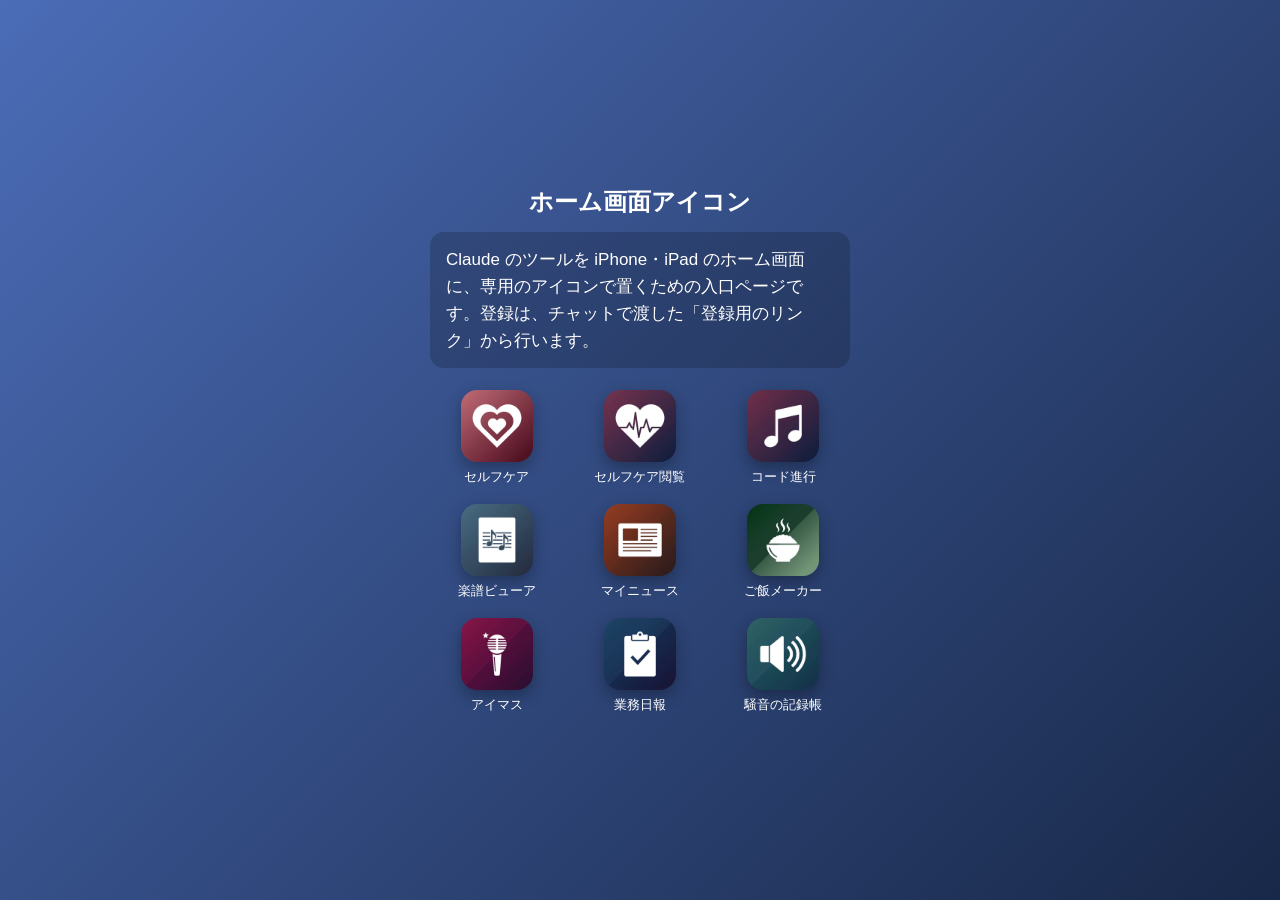
<file: index.html>
<!doctype html>
<html lang="ja">
<head>
<meta charset="utf-8">
<meta name="viewport" content="width=device-width, initial-scale=1, viewport-fit=cover">
<title>ホーム画面アイコン</title>
<link rel="stylesheet" href="style.css">
</head>
<body style="--c1:#4b6cb7;--c2:#182848">
<main>
  <h1>ホーム画面アイコン</h1>
  <p>Claude のツールを iPhone・iPad のホーム画面に、専用のアイコンで置くための入口ページです。登録は、チャットで渡した「登録用のリンク」から行います。</p>
  <div class="grid">
    <a href="selfcare/"><img src="selfcare/icon-192.png?v=20261108" alt="">セルフケア</a>
    <a href="selfcare-view/"><img src="selfcare-view/icon-192.png?v=20261108" alt="">セルフケア閲覧</a>
    <a href="chord/"><img src="chord/icon-192.png?v=20261108" alt="">コード進行</a>
    <a href="score/"><img src="score/icon-192.png?v=20261108" alt="">楽譜ビューア</a>
    <a href="news/"><img src="news/icon-192.png?v=20261108" alt="">マイニュース</a>
    <a href="meal/"><img src="meal/icon-192.png?v=20261108" alt="">ご飯メーカー</a>
    <a href="imas/"><img src="imas/icon-192.png?v=20261108" alt="">アイマス</a>
    <a href="report/"><img src="report/icon-192.png?v=20261108" alt="">業務日報</a>
    <a href="noise/"><img src="noise/icon-192.png?v=20261108" alt="">騒音の記録帳</a>
  </div>
</main>
</body>
</html>
</file>
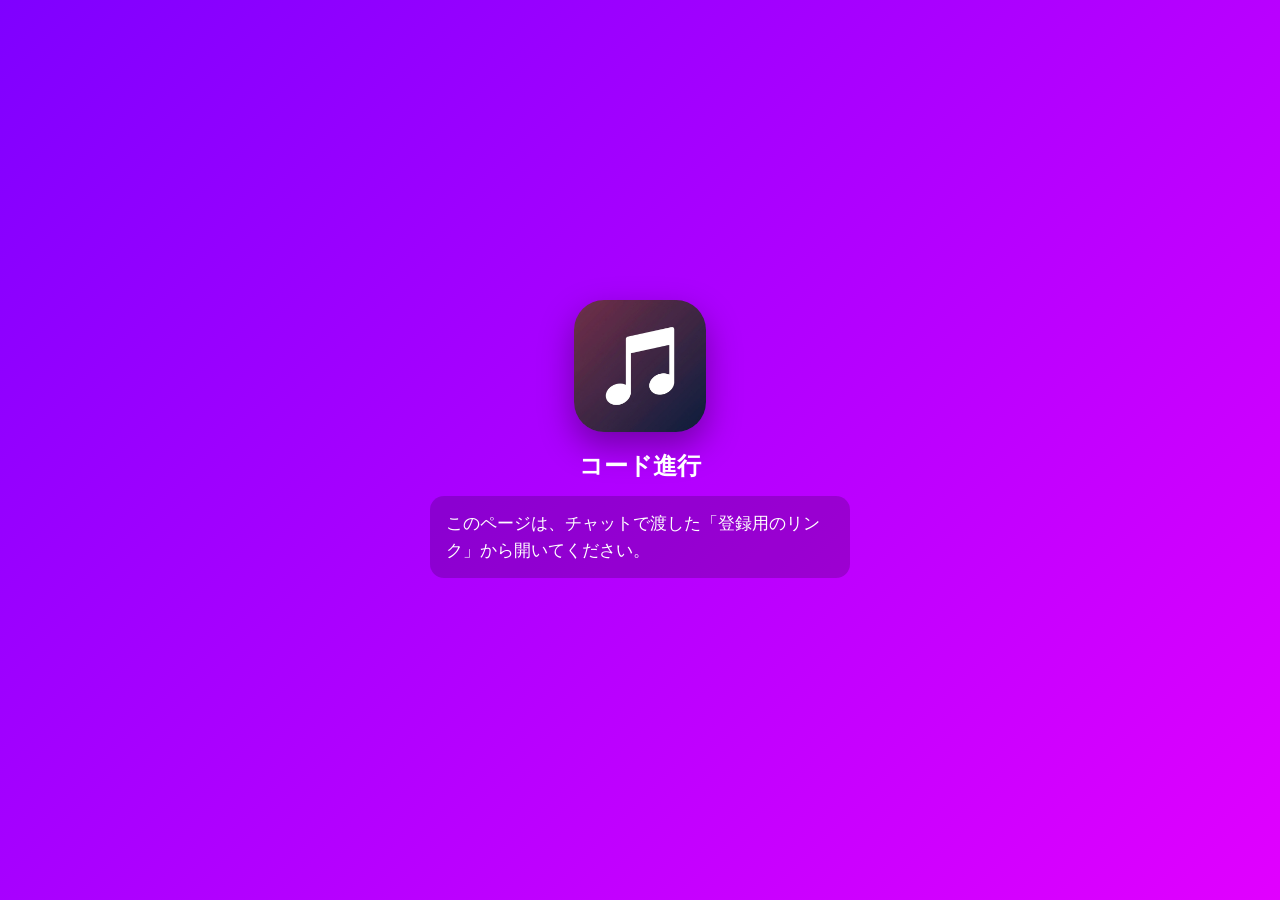
<file: chord/index.html>
<!doctype html>
<html lang="ja">
<head>
<meta charset="utf-8">
<meta name="viewport" content="width=device-width, initial-scale=1, viewport-fit=cover">
<title>コード進行</title>
<meta name="apple-mobile-web-app-title" content="コード進行">
<meta name="theme-color" content="#E100FF">
<link rel="apple-touch-icon" sizes="180x180" href="icon-180.png?v=20261108">
<link rel="icon" type="image/png" sizes="192x192" href="icon-192.png?v=20261108">
<link rel="stylesheet" href="../style.css">
<script>window.TOOL = {"id":"chord","name":"コード進行","grad":["#7F00FF","#E100FF"]};</script>
<script src="../launch.js"></script>
</head>
<body style="--c1:#7F00FF;--c2:#E100FF">
<main id="app">
  <img id="icon" src="icon-512.png?v=20261108" alt="">
  <h1>コード進行</h1>
  <p id="msg">読み込んでいます…</p>
  <div id="btns"></div>
</main>
</body>
</html>
</file>
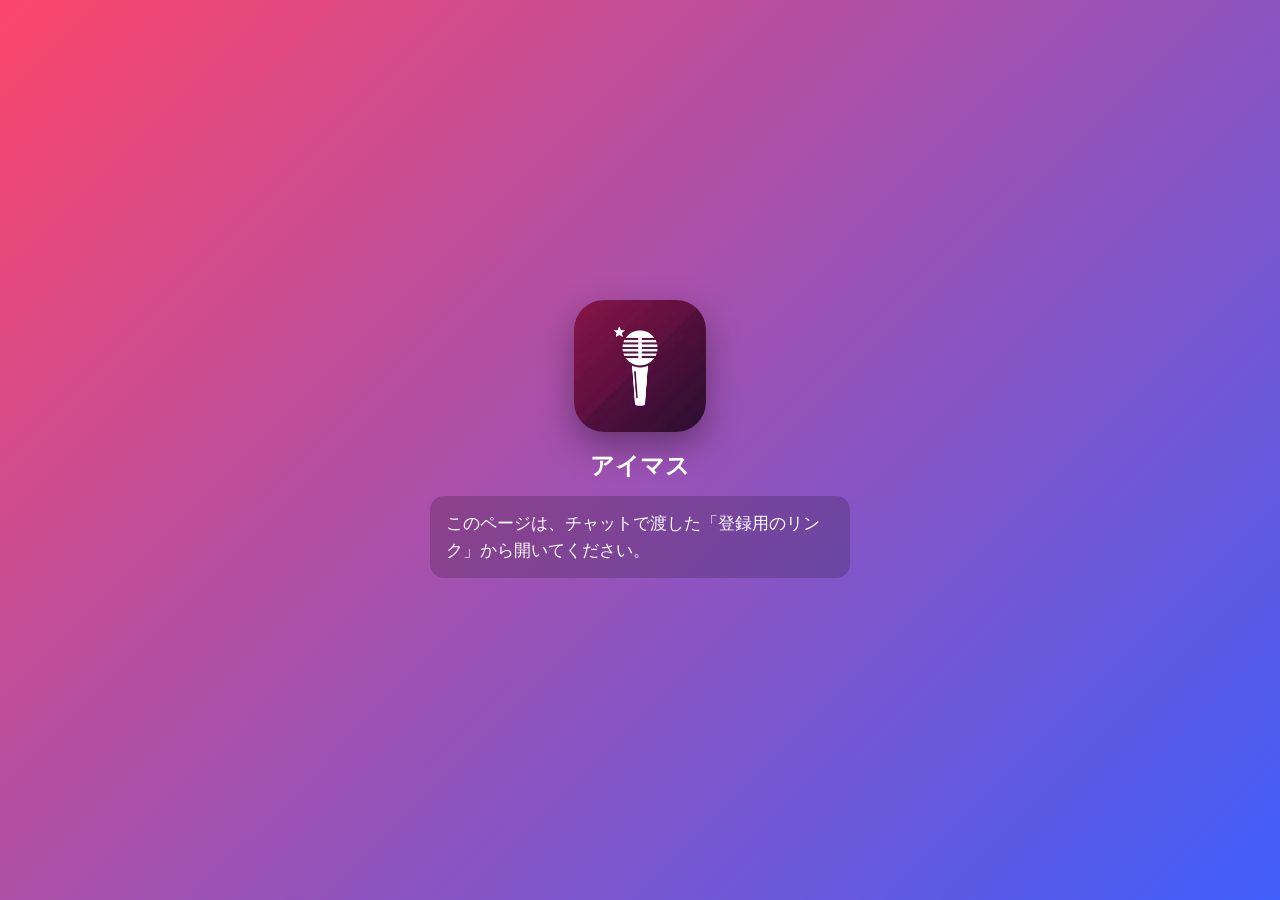
<file: imas/index.html>
<!doctype html>
<html lang="ja">
<head>
<meta charset="utf-8">
<meta name="viewport" content="width=device-width, initial-scale=1, viewport-fit=cover">
<title>アイマス</title>
<meta name="apple-mobile-web-app-title" content="アイマス">
<meta name="theme-color" content="#3F5EFB">
<link rel="apple-touch-icon" sizes="180x180" href="icon-180.png?v=20261108">
<link rel="icon" type="image/png" sizes="192x192" href="icon-192.png?v=20261108">
<link rel="stylesheet" href="../style.css">
<script>window.TOOL = {"id":"imas","name":"アイマス","grad":["#FC466B","#3F5EFB"]};</script>
<script src="../launch.js"></script>
</head>
<body style="--c1:#FC466B;--c2:#3F5EFB">
<main id="app">
  <img id="icon" src="icon-512.png?v=20261108" alt="">
  <h1>アイマス</h1>
  <p id="msg">読み込んでいます…</p>
  <div id="btns"></div>
</main>
</body>
</html>
</file>
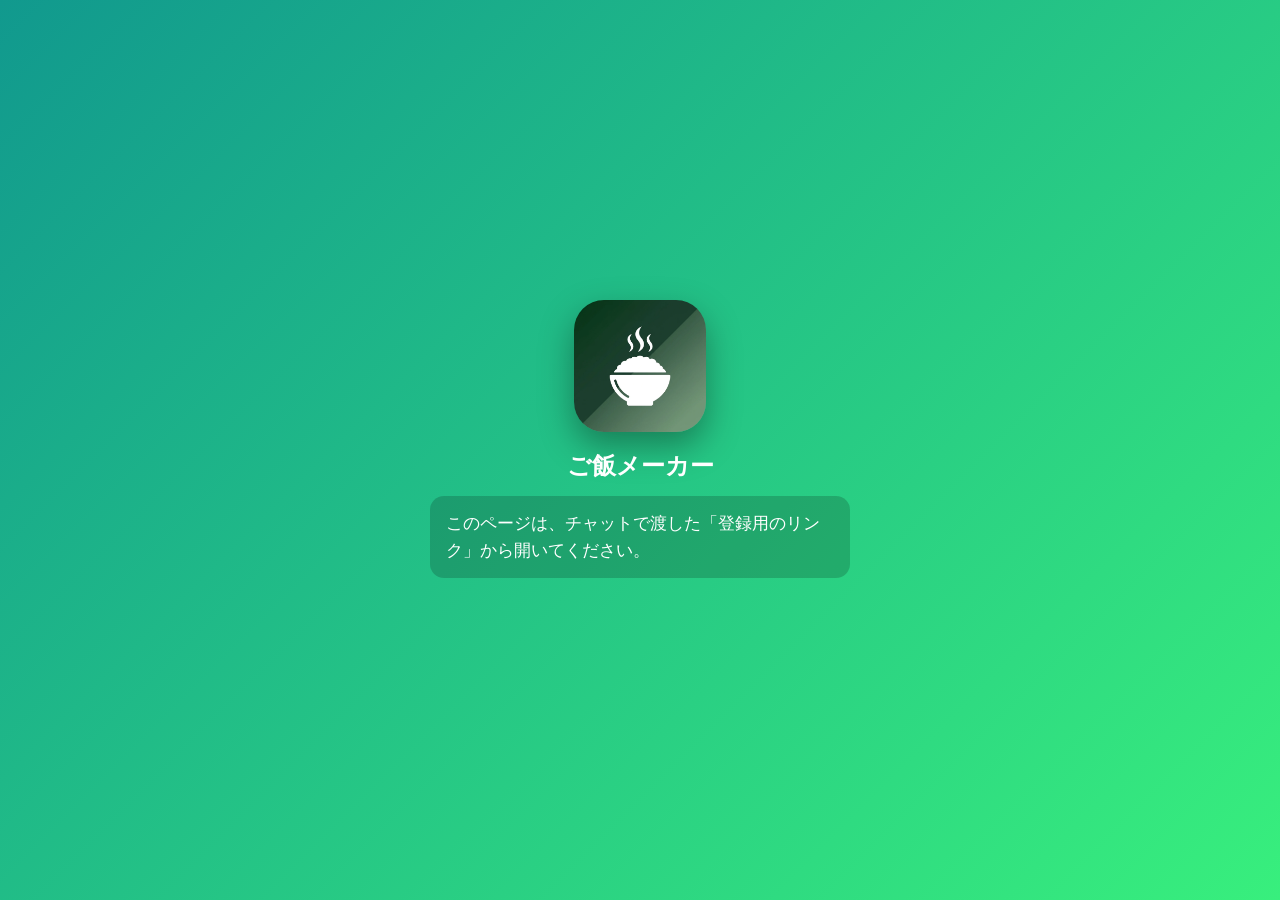
<file: meal/index.html>
<!doctype html>
<html lang="ja">
<head>
<meta charset="utf-8">
<meta name="viewport" content="width=device-width, initial-scale=1, viewport-fit=cover">
<title>ご飯メーカー</title>
<meta name="apple-mobile-web-app-title" content="ご飯メーカー">
<meta name="theme-color" content="#38EF7D">
<link rel="apple-touch-icon" sizes="180x180" href="icon-180.png?v=20261108">
<link rel="icon" type="image/png" sizes="192x192" href="icon-192.png?v=20261108">
<link rel="stylesheet" href="../style.css">
<script>window.TOOL = {"id":"meal","name":"ご飯メーカー","grad":["#11998E","#38EF7D"]};</script>
<script src="../launch.js"></script>
</head>
<body style="--c1:#11998E;--c2:#38EF7D">
<main id="app">
  <img id="icon" src="icon-512.png?v=20261108" alt="">
  <h1>ご飯メーカー</h1>
  <p id="msg">読み込んでいます…</p>
  <div id="btns"></div>
</main>
</body>
</html>
</file>
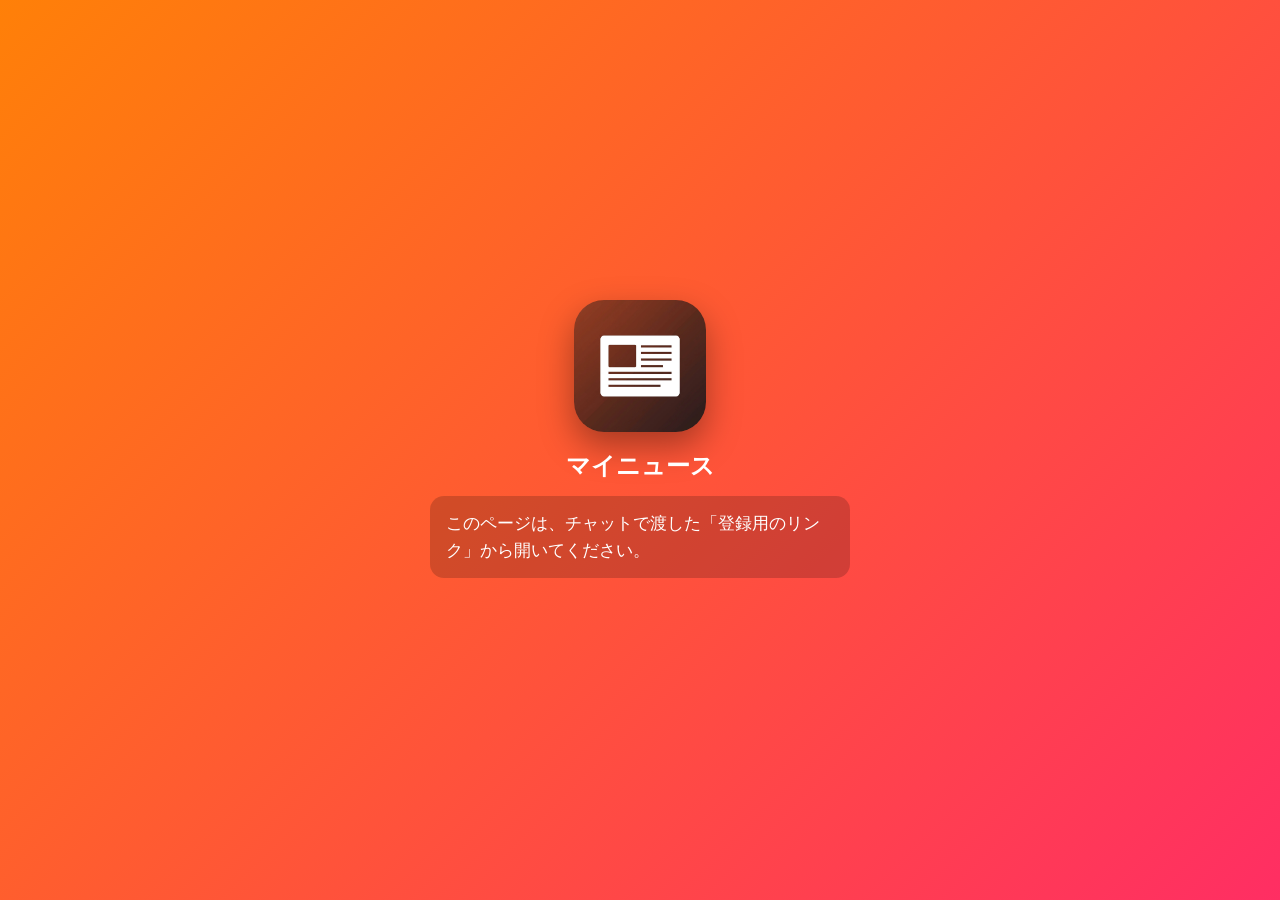
<file: news/index.html>
<!doctype html>
<html lang="ja">
<head>
<meta charset="utf-8">
<meta name="viewport" content="width=device-width, initial-scale=1, viewport-fit=cover">
<title>マイニュース</title>
<meta name="apple-mobile-web-app-title" content="マイニュース">
<meta name="theme-color" content="#FF2E63">
<link rel="apple-touch-icon" sizes="180x180" href="icon-180.png?v=20261108">
<link rel="icon" type="image/png" sizes="192x192" href="icon-192.png?v=20261108">
<link rel="stylesheet" href="../style.css">
<script>window.TOOL = {"id":"news","name":"マイニュース","grad":["#FF8008","#FF2E63"]};</script>
<script src="../launch.js"></script>
</head>
<body style="--c1:#FF8008;--c2:#FF2E63">
<main id="app">
  <img id="icon" src="icon-512.png?v=20261108" alt="">
  <h1>マイニュース</h1>
  <p id="msg">読み込んでいます…</p>
  <div id="btns"></div>
</main>
</body>
</html>
</file>
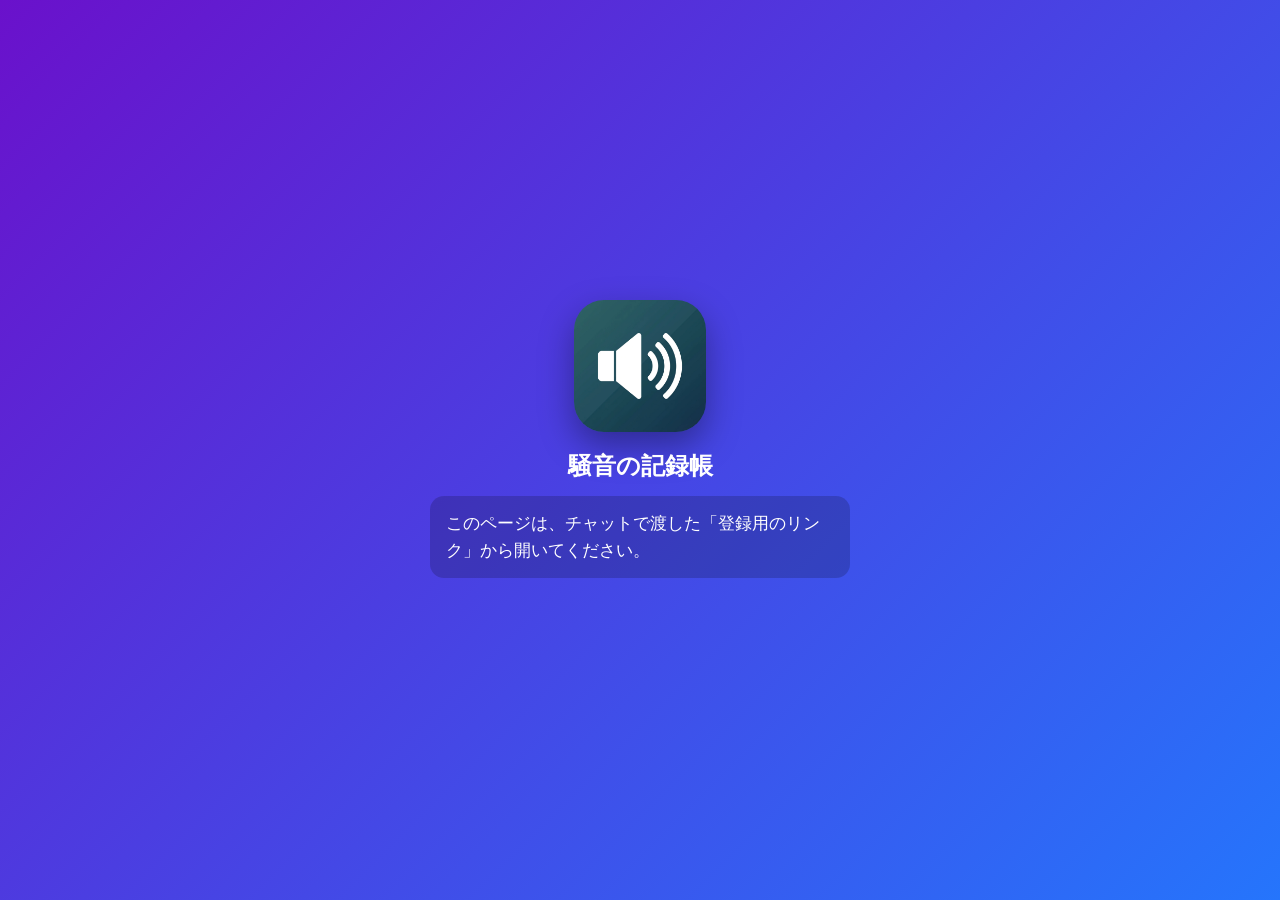
<file: noise/index.html>
<!doctype html>
<html lang="ja">
<head>
<meta charset="utf-8">
<meta name="viewport" content="width=device-width, initial-scale=1, viewport-fit=cover">
<title>騒音の記録帳</title>
<meta name="apple-mobile-web-app-title" content="騒音の記録帳">
<meta name="theme-color" content="#2575FC">
<link rel="apple-touch-icon" sizes="180x180" href="icon-180.png?v=20261108">
<link rel="icon" type="image/png" sizes="192x192" href="icon-192.png?v=20261108">
<link rel="stylesheet" href="../style.css">
<script>window.TOOL = {"id":"noise","name":"騒音の記録帳","grad":["#6A11CB","#2575FC"]};</script>
<script src="../launch.js"></script>
</head>
<body style="--c1:#6A11CB;--c2:#2575FC">
<main id="app">
  <img id="icon" src="icon-512.png?v=20261108" alt="">
  <h1>騒音の記録帳</h1>
  <p id="msg">読み込んでいます…</p>
  <div id="btns"></div>
</main>
</body>
</html>
</file>
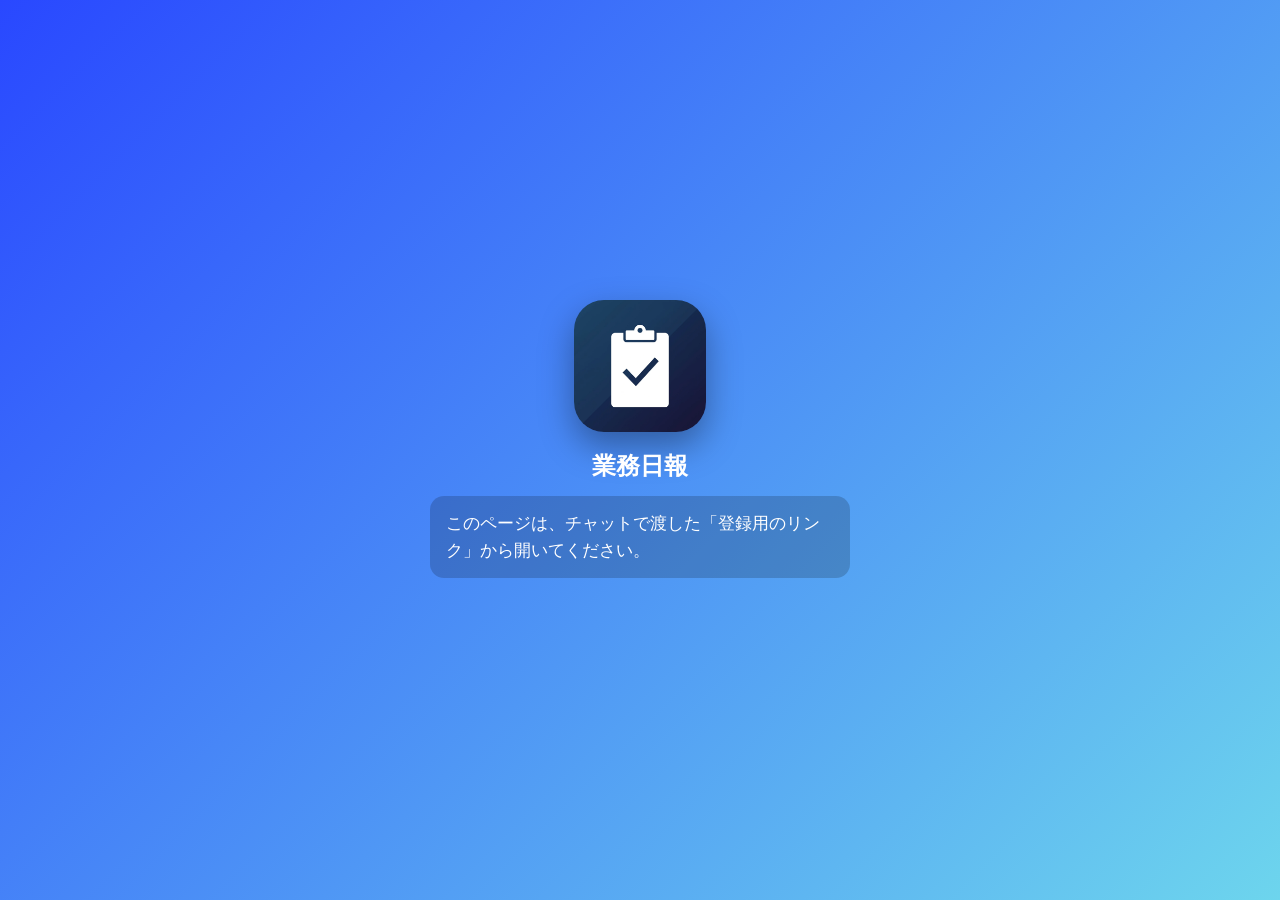
<file: report/index.html>
<!doctype html>
<html lang="ja">
<head>
<meta charset="utf-8">
<meta name="viewport" content="width=device-width, initial-scale=1, viewport-fit=cover">
<title>業務日報</title>
<meta name="apple-mobile-web-app-title" content="業務日報">
<meta name="theme-color" content="#6DD5ED">
<link rel="apple-touch-icon" sizes="180x180" href="icon-180.png?v=20261108">
<link rel="icon" type="image/png" sizes="192x192" href="icon-192.png?v=20261108">
<link rel="stylesheet" href="../style.css">
<script>window.TOOL = {"id":"report","name":"業務日報","grad":["#2948FF","#6DD5ED"]};</script>
<script src="../launch.js"></script>
</head>
<body style="--c1:#2948FF;--c2:#6DD5ED">
<main id="app">
  <img id="icon" src="icon-512.png?v=20261108" alt="">
  <h1>業務日報</h1>
  <p id="msg">読み込んでいます…</p>
  <div id="btns"></div>
</main>
</body>
</html>
</file>
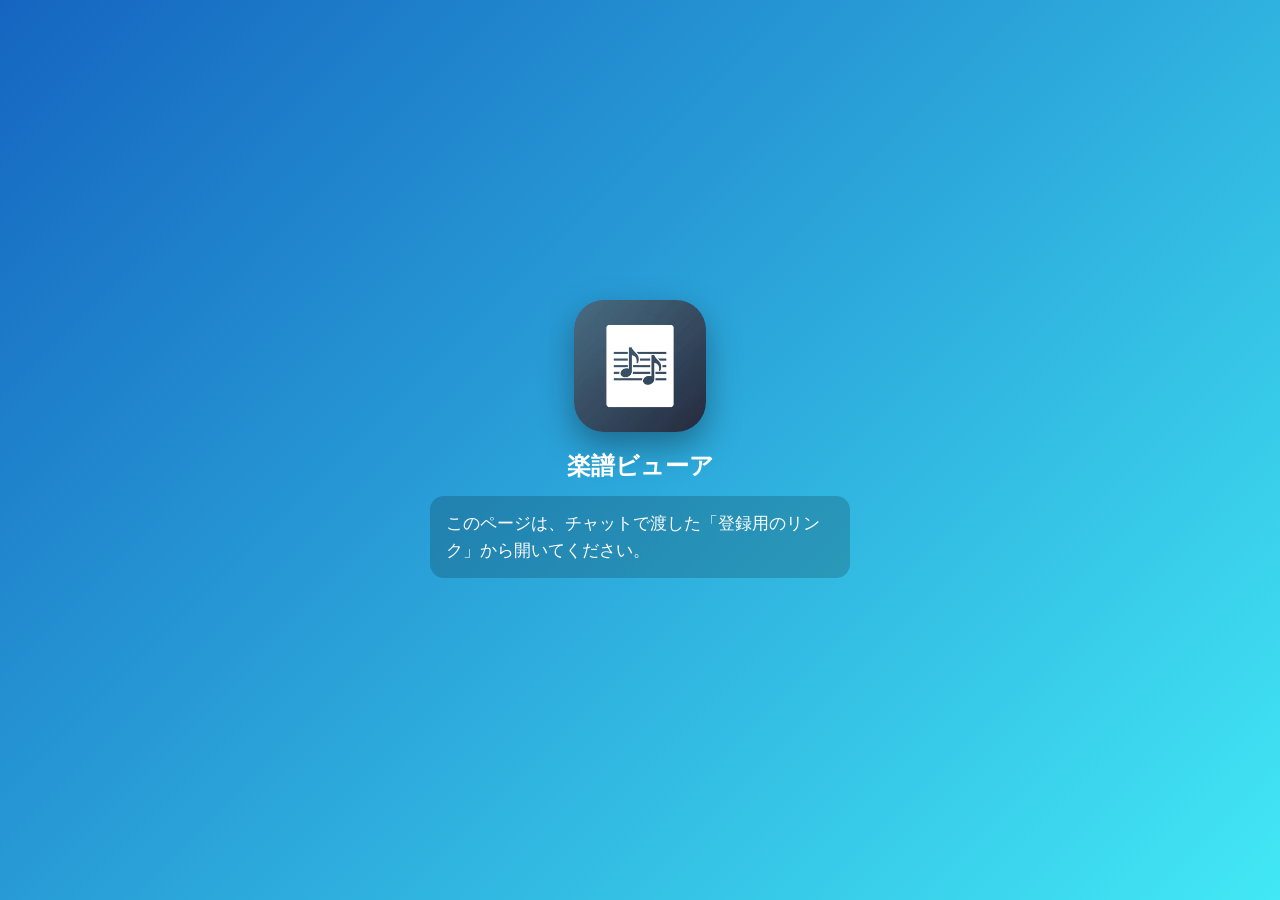
<file: score/index.html>
<!doctype html>
<html lang="ja">
<head>
<meta charset="utf-8">
<meta name="viewport" content="width=device-width, initial-scale=1, viewport-fit=cover">
<title>楽譜ビューア</title>
<meta name="apple-mobile-web-app-title" content="楽譜ビューア">
<meta name="theme-color" content="#42E8F5">
<link rel="apple-touch-icon" sizes="180x180" href="icon-180.png?v=20261108">
<link rel="icon" type="image/png" sizes="192x192" href="icon-192.png?v=20261108">
<link rel="stylesheet" href="../style.css">
<script>window.TOOL = {"id":"score","name":"楽譜ビューア","grad":["#1565C0","#42E8F5"]};</script>
<script src="../launch.js"></script>
</head>
<body style="--c1:#1565C0;--c2:#42E8F5">
<main id="app">
  <img id="icon" src="icon-512.png?v=20261108" alt="">
  <h1>楽譜ビューア</h1>
  <p id="msg">読み込んでいます…</p>
  <div id="btns"></div>
</main>
</body>
</html>
</file>
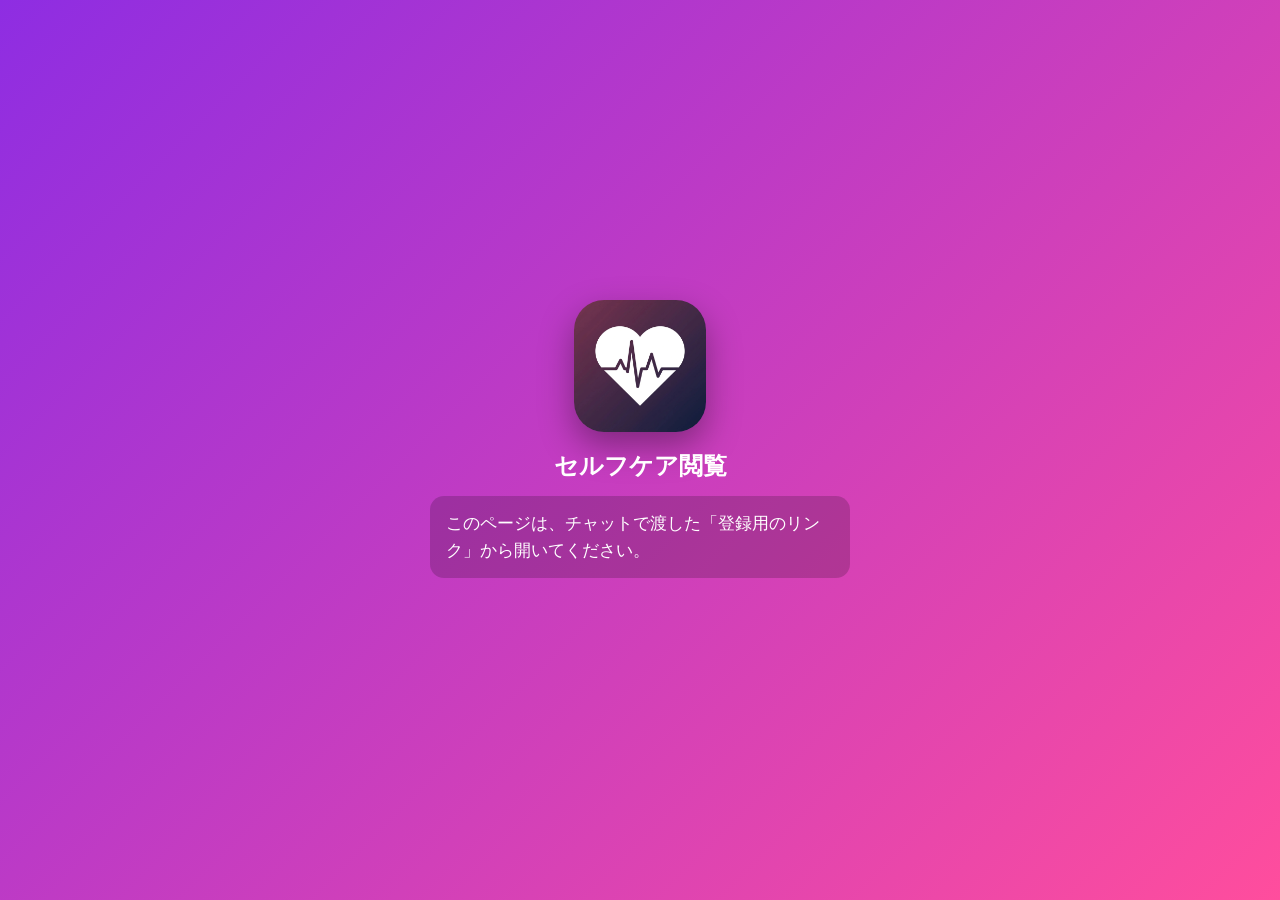
<file: selfcare-view/index.html>
<!doctype html>
<html lang="ja">
<head>
<meta charset="utf-8">
<meta name="viewport" content="width=device-width, initial-scale=1, viewport-fit=cover">
<title>セルフケア閲覧</title>
<meta name="apple-mobile-web-app-title" content="セルフケア閲覧">
<meta name="theme-color" content="#FF4D9D">
<link rel="apple-touch-icon" sizes="180x180" href="icon-180.png?v=20261108">
<link rel="icon" type="image/png" sizes="192x192" href="icon-192.png?v=20261108">
<link rel="stylesheet" href="../style.css">
<script>window.TOOL = {"id":"selfcare-view","name":"セルフケア閲覧","grad":["#8E2DE2","#FF4D9D"]};</script>
<script src="../launch.js"></script>
</head>
<body style="--c1:#8E2DE2;--c2:#FF4D9D">
<main id="app">
  <img id="icon" src="icon-512.png?v=20261108" alt="">
  <h1>セルフケア閲覧</h1>
  <p id="msg">読み込んでいます…</p>
  <div id="btns"></div>
</main>
</body>
</html>
</file>
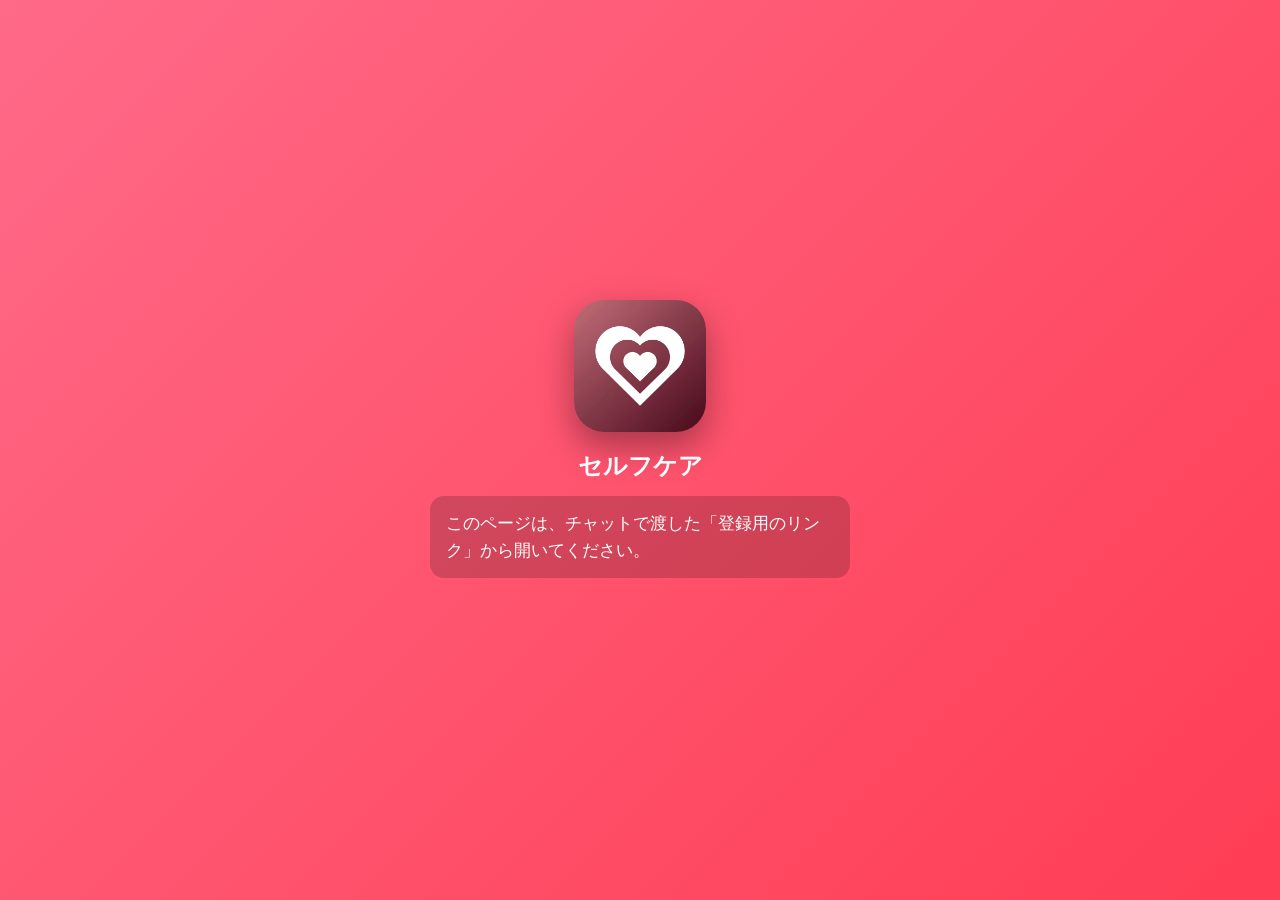
<file: selfcare/index.html>
<!doctype html>
<html lang="ja">
<head>
<meta charset="utf-8">
<meta name="viewport" content="width=device-width, initial-scale=1, viewport-fit=cover">
<title>セルフケア</title>
<meta name="apple-mobile-web-app-title" content="セルフケア">
<meta name="theme-color" content="#FF3D54">
<link rel="apple-touch-icon" sizes="180x180" href="icon-180.png?v=20261108">
<link rel="icon" type="image/png" sizes="192x192" href="icon-192.png?v=20261108">
<link rel="stylesheet" href="../style.css">
<script>window.TOOL = {"id":"selfcare","name":"セルフケア","grad":["#FF6A88","#FF3D54"]};</script>
<script src="../launch.js"></script>
</head>
<body style="--c1:#FF6A88;--c2:#FF3D54">
<main id="app">
  <img id="icon" src="icon-512.png?v=20261108" alt="">
  <h1>セルフケア</h1>
  <p id="msg">読み込んでいます…</p>
  <div id="btns"></div>
</main>
</body>
</html>
</file>
<file: style.css>
:root { --c1: #4b6cb7; --c2: #182848; }
* { box-sizing: border-box; }
html, body { margin: 0; min-height: 100%; }
body {
  font-family: -apple-system, "Hiragino Sans", "Yu Gothic UI", Meiryo, sans-serif;
  background: linear-gradient(135deg, var(--c1), var(--c2));
  color: #fff;
  min-height: 100vh;
  min-height: 100dvh;
  display: flex;
  align-items: center;
  justify-content: center;
  padding: 24px 16px;
  padding-top: max(24px, env(safe-area-inset-top));
  padding-bottom: max(24px, env(safe-area-inset-bottom));
}
main { width: 100%; max-width: 420px; text-align: center; }
#icon { width: 132px; height: 132px; border-radius: 30px; box-shadow: 0 14px 34px rgba(0,0,0,.35); display: block; margin: 0 auto 18px; }
h1 { font-size: 24px; margin: 0 0 14px; font-weight: 700; }
p { font-size: 17px; line-height: 1.6; margin: 0 0 22px; text-align: left; background: rgba(0,0,0,.18); border-radius: 14px; padding: 14px 16px; }
button {
  appearance: none; border: 0; cursor: pointer; width: 100%;
  font: inherit; font-size: 18px; font-weight: 700; padding: 16px; border-radius: 999px; margin: 8px 0;
  background: rgba(255,255,255,.22); color: #fff;
}
button.primary { background: #fff; color: #222; }
.grid { display: grid; grid-template-columns: repeat(3, 1fr); gap: 18px 10px; margin-top: 22px; }
.grid a { color: #fff; text-decoration: none; font-size: 13px; display: block; }
.grid img { width: 72px; height: 72px; border-radius: 16px; box-shadow: 0 6px 16px rgba(0,0,0,.3); display: block; margin: 0 auto 6px; }
</file>
